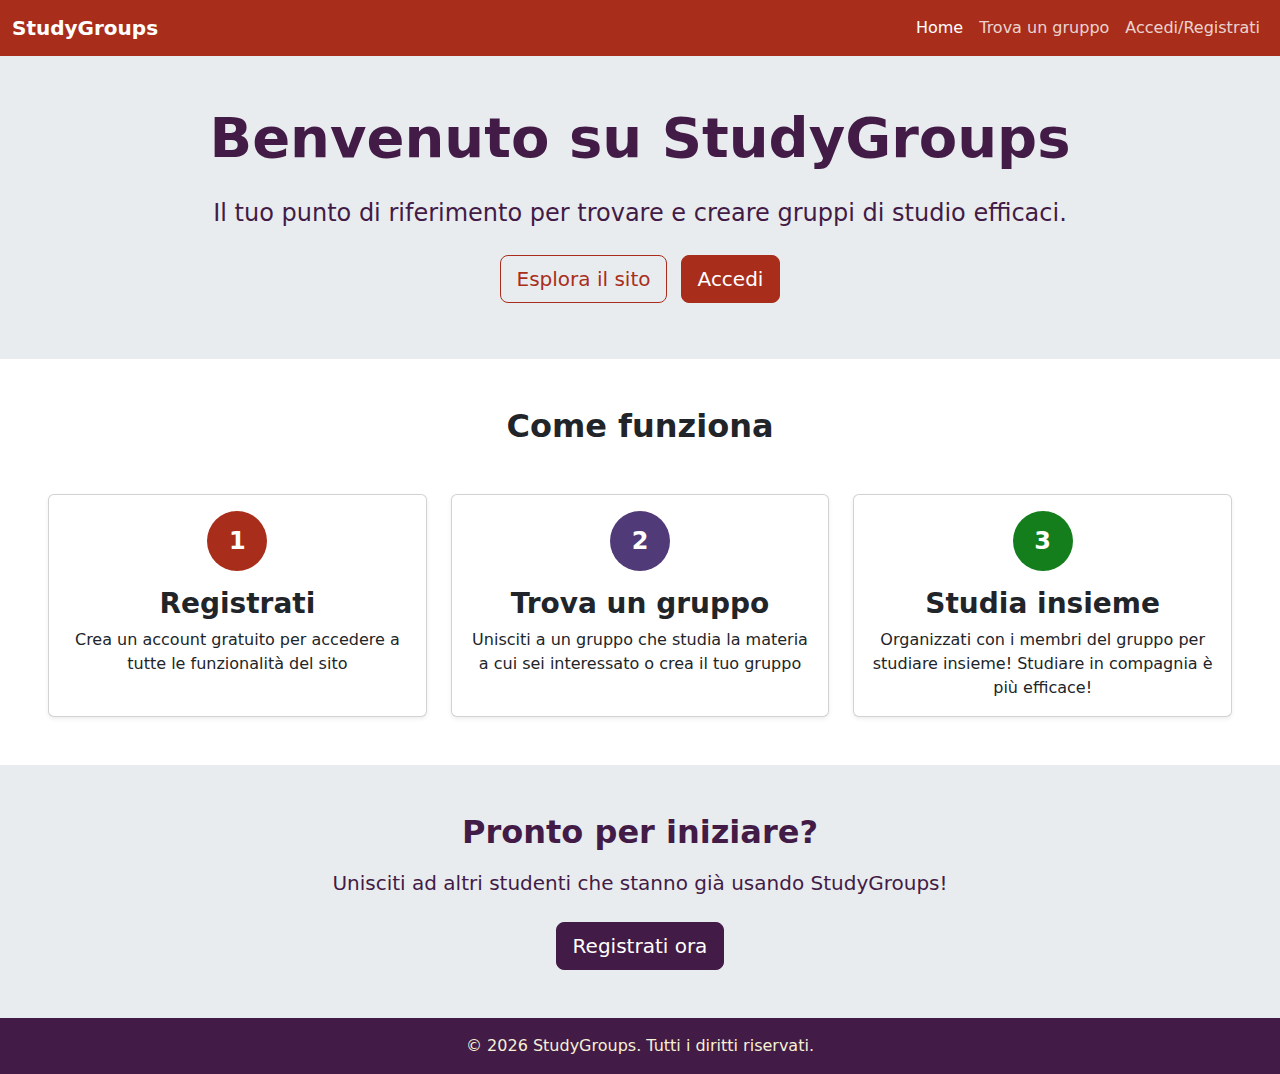
<file: public/index.html>
<!doctype html>
<html lang="it">

<head>
    <meta charset="utf-8">
    <meta name="viewport" content="width=device-width, initial-scale=1">
    <title>StudyGroups - Home</title>
    <meta name="description" content="Trova e crea gruppi di studio efficaci">
    
    <!-- Il tuo tema Bootstrap personalizzato -->
    <link href="../assets/css/custom.css" rel="stylesheet">
</head>

<body>
    <header>
        <nav class="navbar navbar-expand-lg bg-primary navbar-dark">
            <div class="container-fluid">
                <a class="navbar-brand fw-bold" href="#">StudyGroups</a>
                <button 
                    class="navbar-toggler" 
                    type="button" 
                    data-bs-toggle="collapse"
                    data-bs-target="#navbarToggler" 
                    aria-controls="navbarToggler" 
                    aria-expanded="false"
                    aria-label="Toggle navigation">
                    <span class="navbar-toggler-icon"></span>
                </button>

                <div class="collapse navbar-collapse" id="navbarToggler">
                    <ul class="navbar-nav ms-auto mb-2 mb-lg-0">
                        <li class="nav-item">
                            <a class="nav-link active" aria-current="page" href="#">Home</a>
                        </li>
                        <li class="nav-item">
                            <a class="nav-link" href="#">Trova un gruppo</a>
                        </li>
                        <li class="nav-item">
                            <a class="nav-link" href="#">Accedi/Registrati</a>
                        </li>
                    </ul>
                </div>
            </div>
        </nav>
    </header>

    <main>
        <!-- Hero principale -->
        <section class="container-fluid p-5 text-center bg-body-secondary text-dark">
            <h1 class="display-4 fw-bold mb-4">Benvenuto su StudyGroups</h1>
            <p class="lead fw-normal fs-4 mb-4">Il tuo punto di riferimento per trovare e creare gruppi di studio efficaci.</p>
            <nav aria-label="Azioni principali">
                <a class="btn btn-outline-primary btn-lg me-2 mb-2" href="#">Esplora il sito</a>
                <a class="btn btn-primary btn-lg mb-2" href="#">Accedi</a>
            </nav>
        </section>

        <!-- Come funziona -->
        <section class="container-fluid p-5">
            <h2 class="text-center fw-bold mb-5">Come funziona</h2>
            <div class="row g-4 justify-content-center">
                <article class="col-lg-4 col-md-6">
                    <div class="card h-100 text-center shadow-sm">
                        <div class="card-body">
                            <div class="bg-primary text-white rounded-circle d-inline-flex align-items-center justify-content-center mb-3" style="width: 60px; height: 60px;">
                                <span class="fs-4 fw-bold">1</span>
                            </div>
                            <h3 class="card-title fw-bold">Registrati</h3>
                            <p class="card-text">Crea un account gratuito per accedere a tutte le funzionalità del sito</p>
                        </div>
                    </div>
                </article>

                <article class="col-lg-4 col-md-6">
                    <div class="card h-100 text-center shadow-sm">
                        <div class="card-body">
                            <div class="bg-secondary text-white rounded-circle d-inline-flex align-items-center justify-content-center mb-3" style="width: 60px; height: 60px;">
                                <span class="fs-4 fw-bold">2</span>
                            </div>
                            <h3 class="card-title fw-bold">Trova un gruppo</h3>
                            <p class="card-text">Unisciti a un gruppo che studia la materia a cui sei interessato o crea il tuo gruppo</p>
                        </div>
                    </div>
                </article>

                <article class="col-lg-4 col-md-6">
                    <div class="card h-100 text-center shadow-sm">
                        <div class="card-body">
                            <div class="bg-success text-white rounded-circle d-inline-flex align-items-center justify-content-center mb-3" style="width: 60px; height: 60px;">
                                <span class="fs-4 fw-bold">3</span>
                            </div>
                            <h3 class="card-title fw-bold">Studia insieme</h3>
                            <p class="card-text">Organizzati con i membri del gruppo per studiare insieme! Studiare in compagnia è più efficace!</p>
                        </div>
                    </div>
                </article>
            </div>
        </section>

        <!-- Call to action -->
        <section class="container-fluid p-5 text-center bg-body-secondary text-dark">
            <h2 class="fw-bold mb-3">Pronto per iniziare?</h2>
            <p class="lead mb-4">Unisciti ad altri studenti che stanno già usando StudyGroups!</p>
            <a class="btn btn-dark btn-lg" href="#">Registrati ora</a>
        </section>
    </main>

    <footer class="bg-dark text-light text-center p-3">
        <p class="mb-0">&copy; 2026 StudyGroups. Tutti i diritti riservati.</p>
    </footer>
    
    <!-- JavaScript Bootstrap -->
    <script src="https://cdn.jsdelivr.net/npm/bootstrap@5.3.8/dist/js/bootstrap.bundle.min.js" integrity="sha384-FKyoEForCGlyvwx9Hj09JcYn3nv7wiPVlz7YYwJrWVcXK/BmnVDxM+D2scQbITxI" crossorigin="anonymous"></script>
</body>

</html>
</file>
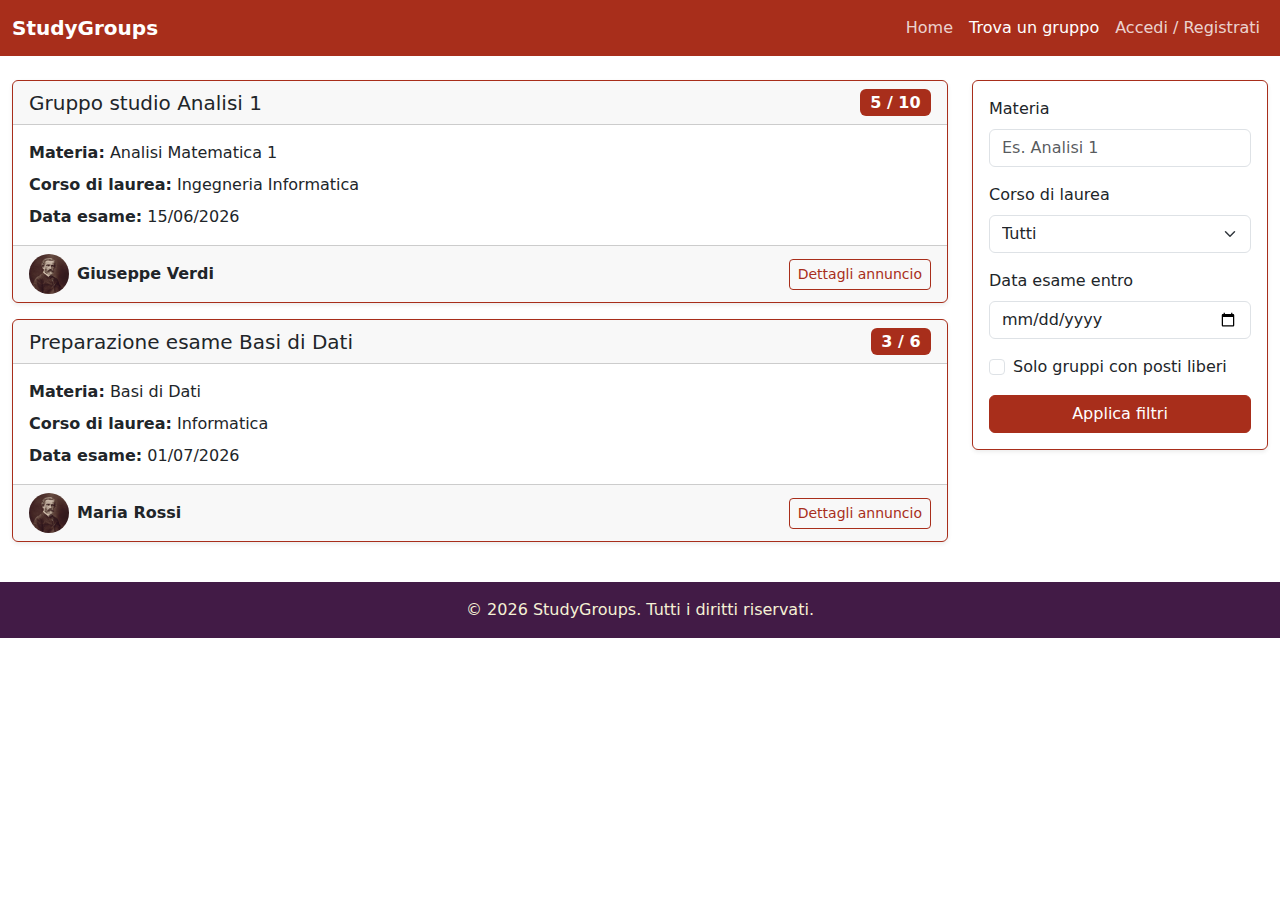
<file: public/annunci.html>
<!doctype html>
<html lang="it">

<head>
    <meta charset="utf-8">
    <meta name="viewport" content="width=device-width, initial-scale=1">
    <title>StudyGroups - Annunci</title>
    <meta name="description" content="Trova e crea gruppi di studio efficaci">

    <!-- Bootstrap CSS -->
    <link href="https://cdn.jsdelivr.net/npm/bootstrap@5.3.8/dist/css/bootstrap.min.css" rel="stylesheet">
    <link href="../assets/css/custom.css" rel="stylesheet">
</head>

<body>

    <!-- HEADER / NAVBAR -->
    <header>
        <nav class="navbar navbar-expand-lg bg-primary navbar-dark">
            <div class="container-fluid">
                <span class="navbar-brand fw-bold">StudyGroups</span>

                <button class="navbar-toggler" type="button" data-bs-toggle="collapse" data-bs-target="#navbarToggler">
                    <span class="navbar-toggler-icon"></span>
                </button>

                <div class="collapse navbar-collapse" id="navbarToggler">
                    <ul class="navbar-nav ms-auto">
                        <li class="nav-item"><a class="nav-link" href="#">Home</a></li>
                        <li class="nav-item"><a class="nav-link active" href="#">Trova un gruppo</a></li>
                        <li class="nav-item"><a class="nav-link" href="#">Accedi / Registrati</a></li>
                    </ul>
                </div>
            </div>
        </nav>
    </header>

    <!-- MAIN -->
    <main class="container-fluid my-4">

        <div class="row">

            <!-- Bottone solo mobile -->
            <div class="col-12 d-lg-none mb-3 text-end">
                <button class="btn btn-outline-primary" type="button" data-bs-toggle="collapse"
                    data-bs-target="#filtriCollapse">
                    Filtra annunci
                    <svg xmlns="http://www.w3.org/2000/svg" width="32" height="32" fill="currentColor"
                        class="bi bi-filter" viewBox="0 0 16 16">
                        <path d="M6 10.5a.5.5 0 0 1 .5-.5h3a.5.5 0 0 1 0 1h-3a.5.5 0 0 1-.5-.5m-2-3a.5.5 0 0 1 .5-.5h7a.5.5 0 0 1 0 1h-7a.5.5 0 0 1-.5-.5m-2-3a.5.5 0 0 1 .5-.5h11a.5.5 0 0 1 0 1h-11a.5.5 0 0 1-.5-.5" />
                    </svg>
                </button>
            </div>



            <!-- ANNUNCI -->
            <section class="col-lg-9">

                <!-- ANNUNCIO 1 -->
                <article class="card border-primary mb-3 shadow-sm">
                    <header class="card-header d-flex justify-content-between align-items-center">
                        <h2 class="card-title h5 mb-0">Gruppo studio Analisi 1</h2>
                        <span class="badge bg-primary fs-6">5 / 10</span>
                    </header>

                    <div class="card-body">
                        <ul class="list-unstyled mb-0">
                            <li class="mb-2"><strong>Materia:</strong> Analisi Matematica 1</li>
                            <li class="mb-2"><strong>Corso di laurea:</strong> Ingegneria Informatica</li>
                            <li><strong>Data esame:</strong> <time datetime="2026-06-15">15/06/2026</time></li>
                        </ul>
                    </div>

                    <footer class="card-footer d-flex justify-content-between align-items-center">
                        <div class="d-flex align-items-center gap-2">
                            <img src="../assets/img/GiuseppeVerdi.jpg" alt="Foto profilo" width="40" height="40"
                                class="rounded-circle object-fit-cover">
                            <span class="fw-semibold">Giuseppe Verdi</span>
                        </div>
                        <a href="#" class="btn btn-outline-primary btn-sm">Dettagli annuncio</a>
                    </footer>
                </article>

                <!-- ANNUNCIO 2 -->
                <article class="card border-primary mb-3 shadow-sm">
                    <header class="card-header d-flex justify-content-between align-items-center">
                        <h2 class="card-title h5 mb-0">Preparazione esame Basi di Dati</h2>
                        <span class="badge bg-primary fs-6">3 / 6</span>
                    </header>

                    <div class="card-body">
                        <ul class="list-unstyled mb-0">
                            <li class="mb-2"><strong>Materia:</strong> Basi di Dati</li>
                            <li class="mb-2"><strong>Corso di laurea:</strong> Informatica</li>
                            <li><strong>Data esame:</strong> <time datetime="2026-07-01">01/07/2026</time></li>
                        </ul>
                    </div>

                    <footer class="card-footer d-flex justify-content-between align-items-center">
                        <div class="d-flex align-items-center gap-2">
                            <img src="../assets/img/GiuseppeVerdi.jpg" alt="Foto profilo" width="40" height="40"
                                class="rounded-circle object-fit-cover">
                            <span class="fw-semibold">Maria Rossi</span>
                        </div>
                        <a href="#" class="btn btn-outline-primary btn-sm">Dettagli annuncio</a>
                    </footer>
                </article>

            </section>

            <!-- FILTRI / COLLAPSE RESPONSIVE -->
            <aside class="col-lg-3">

                <!-- Collapse unico -->
                <div id="filtriCollapse" class="collapse d-lg-block">
                    <div class="card border-primary shadow-sm">
                        <div class="card-header fw-bold d-lg-none">Filtri</div>
                        <div class="card-body">

                            <!-- UNICO FORM -->
                            <form>

                                <div class="mb-3">
                                    <label for="materia" class="form-label">Materia</label>
                                    <input type="text" id="materia" class="form-control" placeholder="Es. Analisi 1">
                                </div>

                                <div class="mb-3">
                                    <label for="corso" class="form-label">Corso di laurea</label>
                                    <select id="corso" class="form-select">
                                        <option selected>Tutti</option>
                                        <option>Informatica</option>
                                        <option>Ingegneria</option>
                                    </select>
                                </div>

                                <div class="mb-3">
                                    <label for="data" class="form-label">Data esame entro</label>
                                    <input type="date" id="data" class="form-control">
                                </div>

                                <div class="form-check mb-3">
                                    <input class="form-check-input" type="checkbox" id="posti">
                                    <label class="form-check-label" for="posti">
                                        Solo gruppi con posti liberi
                                    </label>
                                </div>

                                <button type="submit" class="btn btn-primary w-100">
                                    Applica filtri
                                </button>

                            </form>

                        </div>
                    </div>
                </div>
            </aside>
        </div>

    </main>

    <!-- FOOTER -->
    <footer class="bg-dark text-light text-center p-3">
        <p class="mb-0">&copy; 2026 StudyGroups. Tutti i diritti riservati.</p>
    </footer>

    <!-- Bootstrap JS -->
    <script src="https://cdn.jsdelivr.net/npm/bootstrap@5.3.8/dist/js/bootstrap.bundle.min.js"></script>

</body>

</html>
</file>
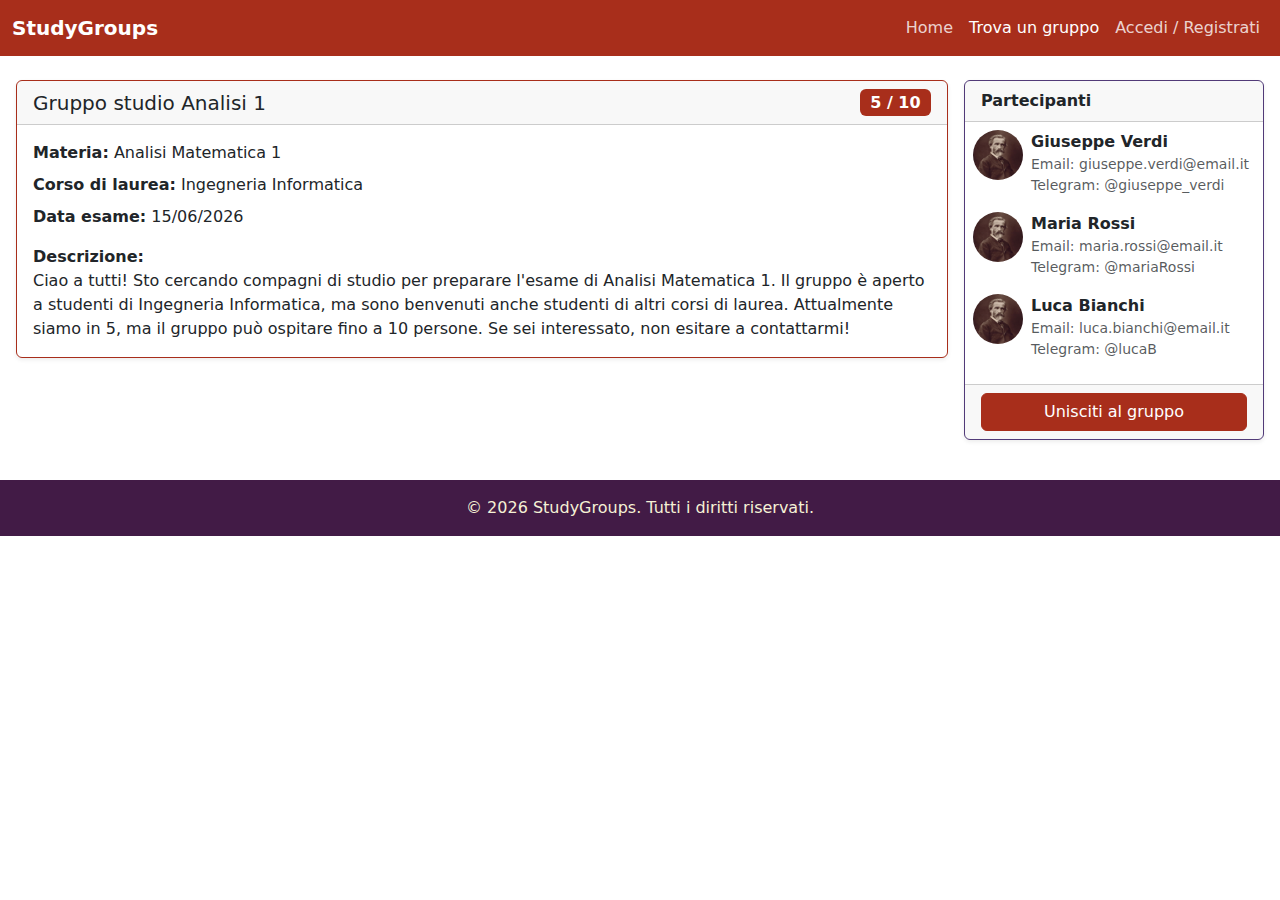
<file: public/dettagli-gruppo.html>
<!doctype html>
<html lang="it">

<head>
    <meta charset="utf-8">
    <meta name="viewport" content="width=device-width, initial-scale=1">
    <title>StudyGroups - Dettagli Gruppo</title>
    <meta name="description" content="Dettagli gruppo di studio">

    <!-- Bootstrap CSS -->
    <link href="https://cdn.jsdelivr.net/npm/bootstrap@5.3.8/dist/css/bootstrap.min.css" rel="stylesheet">
    <link href="../assets/css/custom.css" rel="stylesheet">
</head>

<body>

    <!-- HEADER / NAVBAR -->
    <header>
        <nav class="navbar navbar-expand-lg bg-primary navbar-dark">
            <div class="container-fluid">
                <span class="navbar-brand fw-bold">StudyGroups</span>

                <button class="navbar-toggler" type="button" data-bs-toggle="collapse" data-bs-target="#navbarToggler">
                    <span class="navbar-toggler-icon"></span>
                </button>

                <div class="collapse navbar-collapse" id="navbarToggler">
                    <ul class="navbar-nav ms-auto">
                        <li class="nav-item"><a class="nav-link" href="#">Home</a></li>
                        <li class="nav-item"><a class="nav-link active" href="#">Trova un gruppo</a></li>
                        <li class="nav-item"><a class="nav-link" href="#">Accedi / Registrati</a></li>
                    </ul>
                </div>
            </div>
        </nav>
    </header>

    <!-- MAIN -->
    <main class="container-fluid my-4">

        <div class="row px-2">

            <!-- DETTAGLI GRUPPO -->
            <div class="col-lg-9 col-12 px-2">
                <article class="card border-primary mb-3 shadow-sm">
                    <header class="card-header d-flex justify-content-between align-items-center">
                        <h2 class="card-title h5 mb-0">Gruppo studio Analisi 1</h2>
                        <span class="badge bg-primary fs-6">5 / 10</span>
                    </header>

                    <div class="card-body">
                        <ul class="list-unstyled mb-3">
                            <li class="mb-2"><strong>Materia:</strong> Analisi Matematica 1</li>
                            <li class="mb-2"><strong>Corso di laurea:</strong> Ingegneria Informatica</li>
                            <li><strong>Data esame:</strong> <time datetime="2026-06-15">15/06/2026</time></li>
                        </ul>

                        <strong>Descrizione:</strong>
                        <p class="card-text">Ciao a tutti! Sto cercando compagni di studio per preparare l'esame di
                            Analisi Matematica 1. Il gruppo è aperto a studenti di Ingegneria Informatica, ma sono
                            benvenuti anche
                            studenti di altri corsi di laurea. Attualmente siamo in 5, ma il gruppo può ospitare fino a
                            10 persone. Se sei interessato, non esitare a contattarmi!</p>
                    </div>

                </article>
            </div>

            <!-- PARTECIPANTI / ASIDE -->
            <aside class="col-lg-3 col-12 px-2">
                <div class="card border-secondary mb-3 shadow-sm">
                    <div class="card-header fw-bold">
                        Partecipanti
                    </div>
                    <div class="card-body p-2">

                        <!-- Partecipante 1 -->
                        <div class="d-flex align-items-start mb-3">
                            <img src="../assets/img/GiuseppeVerdi.jpg" alt="Giuseppe Verdi" width="50" height="50"
                                class="rounded-circle object-fit-cover me-2">
                            <div>
                                <div class="fw-semibold">Giuseppe Verdi</div>
                                <div class="small text-muted">Email: giuseppe.verdi@email.it</div>
                                <div class="small text-muted">Telegram: @giuseppe_verdi</div>
                            </div>
                        </div>

                        <!-- Partecipante 2 -->
                        <div class="d-flex align-items-start mb-3">
                            <img src="../assets/img/GiuseppeVerdi.jpg" alt="" width="50" height="50"
                                class="rounded-circle object-fit-cover me-2">
                            <div>
                                <div class="fw-semibold">Maria Rossi</div>
                                <div class="small text-muted">Email: maria.rossi@email.it</div>
                                <div class="small text-muted">Telegram: @mariaRossi</div>
                            </div>
                        </div>

                        <!-- Partecipante 3 -->
                        <div class="d-flex align-items-start mb-3">
                            <img src="../assets/img/GiuseppeVerdi.jpg" alt="" width="50" height="50"
                                class="rounded-circle object-fit-cover me-2">
                            <div>
                                <div class="fw-semibold">Luca Bianchi</div>
                                <div class="small text-muted">Email: luca.bianchi@email.it</div>
                                <div class="small text-muted">Telegram: @lucaB</div>
                            </div>
                        </div>
                    </div>

                    <!-- FOOTER CON IL PULSANTE -->
                    <div class="card-footer text-center">
                        <a href="#" class="btn btn-primary w-100">Unisciti al gruppo</a>
                    </div>
                </div>
            </aside>
        </div>

    </main>

    <!-- FOOTER -->
    <footer class="bg-dark text-light text-center p-3 mt-auto">
        <p class="mb-0">&copy; 2026 StudyGroups. Tutti i diritti riservati.</p>
    </footer>

    <!-- Bootstrap JS -->
    <script src="https://cdn.jsdelivr.net/npm/bootstrap@5.3.8/dist/js/bootstrap.bundle.min.js"></script>

</body>

</html>
</file>
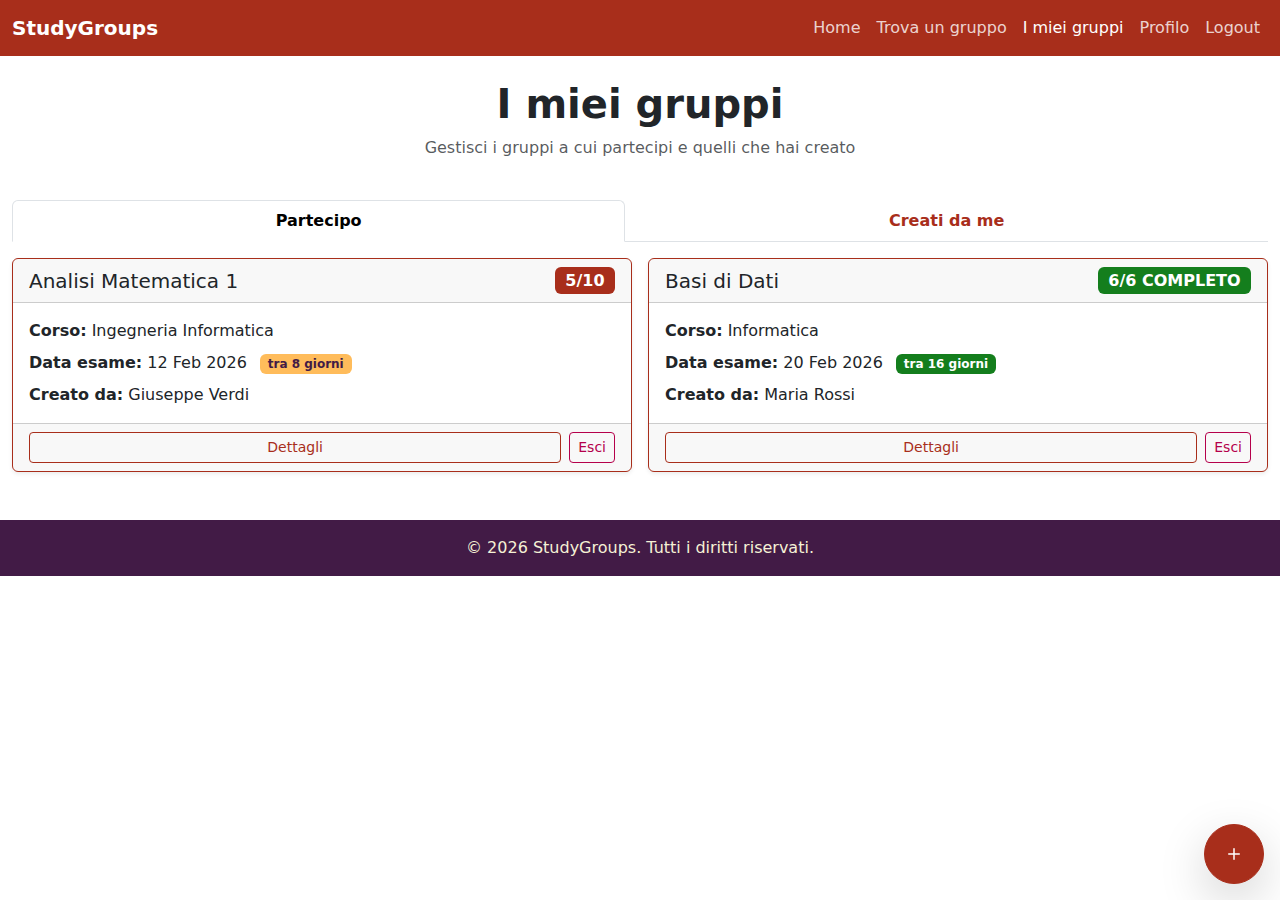
<file: public/gruppi-utente.html>
<!doctype html>
<html lang="it">

<head>
    <meta charset="utf-8">
    <meta name="viewport" content="width=device-width, initial-scale=1">
    <title>StudyGroups - I miei gruppi</title>
    <meta name="description" content="Gestisci i tuoi gruppi di studio">

    <!-- Bootstrap CSS -->
    <link href="https://cdn.jsdelivr.net/npm/bootstrap@5.3.8/dist/css/bootstrap.min.css" rel="stylesheet">
    <link href="../assets/css/custom.css" rel="stylesheet">
</head>

<body>

    <!-- HEADER -->
    <header>
        <nav class="navbar navbar-expand-lg bg-primary navbar-dark">
            <div class="container-fluid">
                <a class="navbar-brand fw-bold" href="index.php">StudyGroups</a>
                
                <button class="navbar-toggler" type="button" data-bs-toggle="collapse" data-bs-target="#navbarToggler">
                    <span class="navbar-toggler-icon"></span>
                </button>

                <div class="collapse navbar-collapse" id="navbarToggler">
                    <ul class="navbar-nav ms-auto">
                        <li class="nav-item">
                            <a class="nav-link" href="index.php">Home</a>
                        </li>
                        <li class="nav-item">
                            <a class="nav-link" href="gruppi.php">Trova un gruppo</a>
                        </li>
                        <li class="nav-item">
                            <a class="nav-link active" href="miei-gruppi.php">I miei gruppi</a>
                        </li>
                        <li class="nav-item">
                            <a class="nav-link" href="profilo.php">Profilo</a>
                        </li>
                        <li class="nav-item">
                            <a class="nav-link" href="logout.php">Logout</a>
                        </li>
                    </ul>
                </div>
            </div>
        </nav>
    </header>

    <!-- MAIN -->
    <main class="container-fluid my-4">
        
        <!-- Titolo pagina -->
        <div class="row mb-4">
            <div class="col-12">
                <h1 class="fw-bold text-center">I miei gruppi</h1>
                <p class="text-center text-muted">Gestisci i gruppi a cui partecipi e quelli che hai creato</p>
            </div>
        </div>

        <!-- TAB NAVIGATION -->
        <div class="row mb-3">
            <div class="col-12">
                <ul class="nav nav-tabs nav-fill" id="mieiGruppiTab" role="tablist">
                    <li class="nav-item" role="presentation">
                        <button 
                            class="nav-link active fw-semibold" 
                            id="partecipo-tab" 
                            data-bs-toggle="tab" 
                            data-bs-target="#partecipo" 
                            type="button" 
                            role="tab" 
                            aria-controls="partecipo" 
                            aria-selected="true">
                            Partecipo
                        </button>
                    </li>
                    <li class="nav-item" role="presentation">
                        <button 
                            class="nav-link fw-semibold" 
                            id="creati-tab" 
                            data-bs-toggle="tab" 
                            data-bs-target="#creati" 
                            type="button" 
                            role="tab" 
                            aria-controls="creati" 
                            aria-selected="false">
                            Creati da me
                        </button>
                    </li>
                </ul>
            </div>
        </div>

        <!-- TAB CONTENT -->
        <div class="tab-content" id="mieiGruppiTabContent">
            
            <!-- TAB 1: PARTECIPO -->
            <div class="tab-pane fade show active" id="partecipo" role="tabpanel" aria-labelledby="partecipo-tab">
                
                <!-- Se NON ci sono gruppi (mostra messaggio vuoto) -->
                <!-- 
                <div class="row">
                    <div class="col-12 text-center py-5">
                        <p class="text-muted">
                            <em>Non partecipi ancora a nessun gruppo. 
                            <a href="gruppi.php" class="text-decoration-none">Trova un gruppo</a> a cui unirti!</em>
                        </p>
                    </div>
                </div>
                -->

                <!-- Se CI SONO gruppi -->
                <div class="row g-3">
                    
                    <!-- Card Gruppo 1 -->
                    <div class="col-lg-6 col-12">
                        <article class="card border-primary shadow-sm h-100">
                            <div class="card-header d-flex justify-content-between align-items-center">
                                <h2 class="card-title h5 mb-0">Analisi Matematica 1</h2>
                                <span class="badge bg-primary fs-6">5/10</span>
                            </div>
                            
                            <div class="card-body">
                                <ul class="list-unstyled mb-0">
                                    <li class="mb-2">
                                        <strong>Corso:</strong> Ingegneria Informatica
                                    </li>
                                    <li class="mb-2">
                                        <strong>Data esame:</strong> 
                                        <time datetime="2026-02-12">12 Feb 2026</time>
                                        <span class="badge bg-warning text-dark ms-2">tra 8 giorni</span>
                                    </li>
                                    <li>
                                        <strong>Creato da:</strong> Giuseppe Verdi
                                    </li>
                                </ul>
                            </div>
                            
                            <div class="card-footer d-flex gap-2">
                                <a href="dettaglio-gruppo.php?id=1" class="btn btn-outline-primary btn-sm flex-grow-1">
                                    Dettagli
                                </a>
                                <button type="button" class="btn btn-outline-danger btn-sm" data-bs-toggle="modal" data-bs-target="#exitModal1">
                                    Esci
                                </button>
                            </div>
                        </article>
                    </div>

                    <!-- Card Gruppo 2 -->
                    <div class="col-lg-6 col-12">
                        <article class="card border-primary shadow-sm h-100">
                            <div class="card-header d-flex justify-content-between align-items-center">
                                <h2 class="card-title h5 mb-0">Basi di Dati</h2>
                                <span class="badge bg-success fs-6">6/6 COMPLETO</span>
                            </div>
                            
                            <div class="card-body">
                                <ul class="list-unstyled mb-0">
                                    <li class="mb-2">
                                        <strong>Corso:</strong> Informatica
                                    </li>
                                    <li class="mb-2">
                                        <strong>Data esame:</strong> 
                                        <time datetime="2026-02-20">20 Feb 2026</time>
                                        <span class="badge bg-success ms-2">tra 16 giorni</span>
                                    </li>
                                    <li>
                                        <strong>Creato da:</strong> Maria Rossi
                                    </li>
                                </ul>
                            </div>
                            
                            <div class="card-footer d-flex gap-2">
                                <a href="dettaglio-gruppo.php?id=2" class="btn btn-outline-primary btn-sm flex-grow-1">
                                    Dettagli
                                </a>
                                <button type="button" class="btn btn-outline-danger btn-sm" data-bs-toggle="modal" data-bs-target="#exitModal2">
                                    Esci
                                </button>
                            </div>
                        </article>
                    </div>

                </div>
            </div>

            <!-- TAB 2: CREATI DA ME -->
            <div class="tab-pane fade" id="creati" role="tabpanel" aria-labelledby="creati-tab">
                
                <!-- Se NON ci sono gruppi creati -->
                <!-- 
                <div class="row">
                    <div class="col-12 text-center py-5">
                        <p class="text-muted mb-4">
                            <em>Non hai ancora creato nessun gruppo.</em>
                        </p>
                        <a href="crea-gruppo.php" class="btn btn-primary">
                            <svg xmlns="http://www.w3.org/2000/svg" width="16" height="16" fill="currentColor" class="bi bi-plus-circle me-1" viewBox="0 0 16 16">
                                <path d="M8 15A7 7 0 1 1 8 1a7 7 0 0 1 0 14m0 1A8 8 0 1 0 8 0a8 8 0 0 0 0 16"/>
                                <path d="M8 4a.5.5 0 0 1 .5.5v3h3a.5.5 0 0 1 0 1h-3v3a.5.5 0 0 1-1 0v-3h-3a.5.5 0 0 1 0-1h3v-3A.5.5 0 0 1 8 4"/>
                            </svg>
                            Crea il tuo primo gruppo
                        </a>
                    </div>
                </div>
                -->

                <!-- Se CI SONO gruppi creati -->
                <div class="row g-3">
                    
                    <!-- Card Gruppo Creato 1 -->
                    <div class="col-lg-6 col-12">
                        <article class="card border-success shadow-sm h-100">
                            <div class="card-header bg-success bg-opacity-10 d-flex justify-content-between align-items-center">
                                <h2 class="card-title h5 mb-0">Tecnologie Web</h2>
                                <span class="badge bg-success fs-6">2/5</span>
                            </div>
                            
                            <div class="card-body">
                                <ul class="list-unstyled mb-0">
                                    <li class="mb-2">
                                        <strong>Corso:</strong> Ingegneria Informatica
                                    </li>
                                    <li class="mb-2">
                                        <strong>Data esame:</strong> 
                                        <time datetime="2026-02-10">10 Feb 2026</time>
                                        <span class="badge bg-danger ms-2">tra 6 giorni</span>
                                    </li>
                                    <li>
                                        <strong>Sei il creatore</strong> 👑
                                    </li>
                                </ul>
                            </div>
                            
                            <div class="card-footer d-flex gap-2 flex-wrap">
                                <a href="dettaglio-gruppo.php?id=3" class="btn btn-outline-primary btn-sm">
                                    Dettagli
                                </a>
                                <a href="modifica-gruppo.php?id=3" class="btn btn-outline-secondary btn-sm">
                                    Modifica
                                </a>
                                <button type="button" class="btn btn-outline-danger btn-sm" data-bs-toggle="modal" data-bs-target="#deleteModal1">
                                    Elimina
                                </button>
                            </div>
                        </article>
                    </div>

                    <!-- Card Gruppo Creato 2 -->
                    <div class="col-lg-6 col-12">
                        <article class="card border-success shadow-sm h-100">
                            <div class="card-header bg-success bg-opacity-10 d-flex justify-content-between align-items-center">
                                <h2 class="card-title h5 mb-0">Sistemi Operativi</h2>
                                <span class="badge bg-success fs-6">4/8</span>
                            </div>
                            
                            <div class="card-body">
                                <ul class="list-unstyled mb-0">
                                    <li class="mb-2">
                                        <strong>Corso:</strong> Informatica
                                    </li>
                                    <li class="mb-2">
                                        <strong>Data esame:</strong> 
                                        <time datetime="2026-03-05">05 Mar 2026</time>
                                        <span class="badge bg-info ms-2">tra 30 giorni</span>
                                    </li>
                                    <li>
                                        <strong>Sei il creatore</strong> 👑
                                    </li>
                                </ul>
                            </div>
                            
                            <div class="card-footer d-flex gap-2 flex-wrap">
                                <a href="dettaglio-gruppo.php?id=4" class="btn btn-outline-primary btn-sm">
                                    Dettagli
                                </a>
                                <a href="modifica-gruppo.php?id=4" class="btn btn-outline-secondary btn-sm">
                                    Modifica
                                </a>
                                <button type="button" class="btn btn-outline-danger btn-sm" data-bs-toggle="modal" data-bs-target="#deleteModal2">
                                    Elimina
                                </button>
                            </div>
                        </article>
                    </div>

                </div>
            </div>

        </div>

        <!-- FLOATING ACTION BUTTON (Crea gruppo) -->
        <div class="position-fixed bottom-0 end-0 p-3" style="z-index: 11">
            <a href="crea-gruppo.php" class="btn btn-primary btn-lg rounded-circle shadow-lg" 
               style="width: 60px; height: 60px; display: flex; align-items: center; justify-content: center;"
               title="Crea nuovo gruppo">
                <svg xmlns="http://www.w3.org/2000/svg" width="24" height="24" fill="currentColor" viewBox="0 0 16 16">
                    <path d="M8 4a.5.5 0 0 1 .5.5v3h3a.5.5 0 0 1 0 1h-3v3a.5.5 0 0 1-1 0v-3h-3a.5.5 0 0 1 0-1h3v-3A.5.5 0 0 1 8 4"/>
                </svg>
            </a>
        </div>

    </main>

    <!-- FOOTER -->
    <footer class="bg-dark text-light text-center p-3 mt-5">
        <p class="mb-0">&copy; 2026 StudyGroups. Tutti i diritti riservati.</p>
    </footer>

    <!-- MODAL: Conferma uscita da gruppo (esempio per gruppo 1) -->
    <div class="modal fade" id="exitModal1" tabindex="-1" aria-labelledby="exitModal1Label" aria-hidden="true">
        <div class="modal-dialog modal-dialog-centered">
            <div class="modal-content">
                <div class="modal-header">
                    <h5 class="modal-title" id="exitModal1Label">Conferma uscita</h5>
                    <button type="button" class="btn-close" data-bs-dismiss="modal" aria-label="Chiudi"></button>
                </div>
                <div class="modal-body">
                    Sei sicuro di voler uscire dal gruppo <strong>Analisi Matematica 1</strong>?
                    <br><br>
                    Non potrai più vedere i contatti degli altri membri.
                </div>
                <div class="modal-footer">
                    <button type="button" class="btn btn-secondary" data-bs-dismiss="modal">Annulla</button>
                    <form action="exit-gruppo.php" method="POST" style="display: inline;">
                        <input type="hidden" name="gruppo_id" value="1">
                        <button type="submit" class="btn btn-danger">Esci dal gruppo</button>
                    </form>
                </div>
            </div>
        </div>
    </div>

    <!-- MODAL: Conferma eliminazione gruppo (esempio per gruppo creato 1) -->
    <div class="modal fade" id="deleteModal1" tabindex="-1" aria-labelledby="deleteModal1Label" aria-hidden="true">
        <div class="modal-dialog modal-dialog-centered">
            <div class="modal-content">
                <div class="modal-header bg-danger text-white">
                    <h5 class="modal-title" id="deleteModal1Label">⚠️ Conferma eliminazione</h5>
                    <button type="button" class="btn-close btn-close-white" data-bs-dismiss="modal" aria-label="Chiudi"></button>
                </div>
                <div class="modal-body">
                    Sei sicuro di voler <strong>eliminare</strong> il gruppo <strong>Tecnologie Web</strong>?
                    <br><br>
                    <span class="text-danger fw-bold">Questa azione è irreversibile!</span>
                    <br>
                    Tutti i membri perderanno l'accesso al gruppo.
                </div>
                <div class="modal-footer">
                    <button type="button" class="btn btn-secondary" data-bs-dismiss="modal">Annulla</button>
                    <form action="delete-gruppo.php" method="POST" style="display: inline;">
                        <input type="hidden" name="gruppo_id" value="3">
                        <button type="submit" class="btn btn-danger">Elimina definitivamente</button>
                    </form>
                </div>
            </div>
        </div>
    </div>

    <!-- Aggiungi altri modal per exit/delete se necessario -->

    <!-- Bootstrap JS -->
    <script src="https://cdn.jsdelivr.net/npm/bootstrap@5.3.8/dist/js/bootstrap.bundle.min.js"></script>

</body>

</html>
</file>
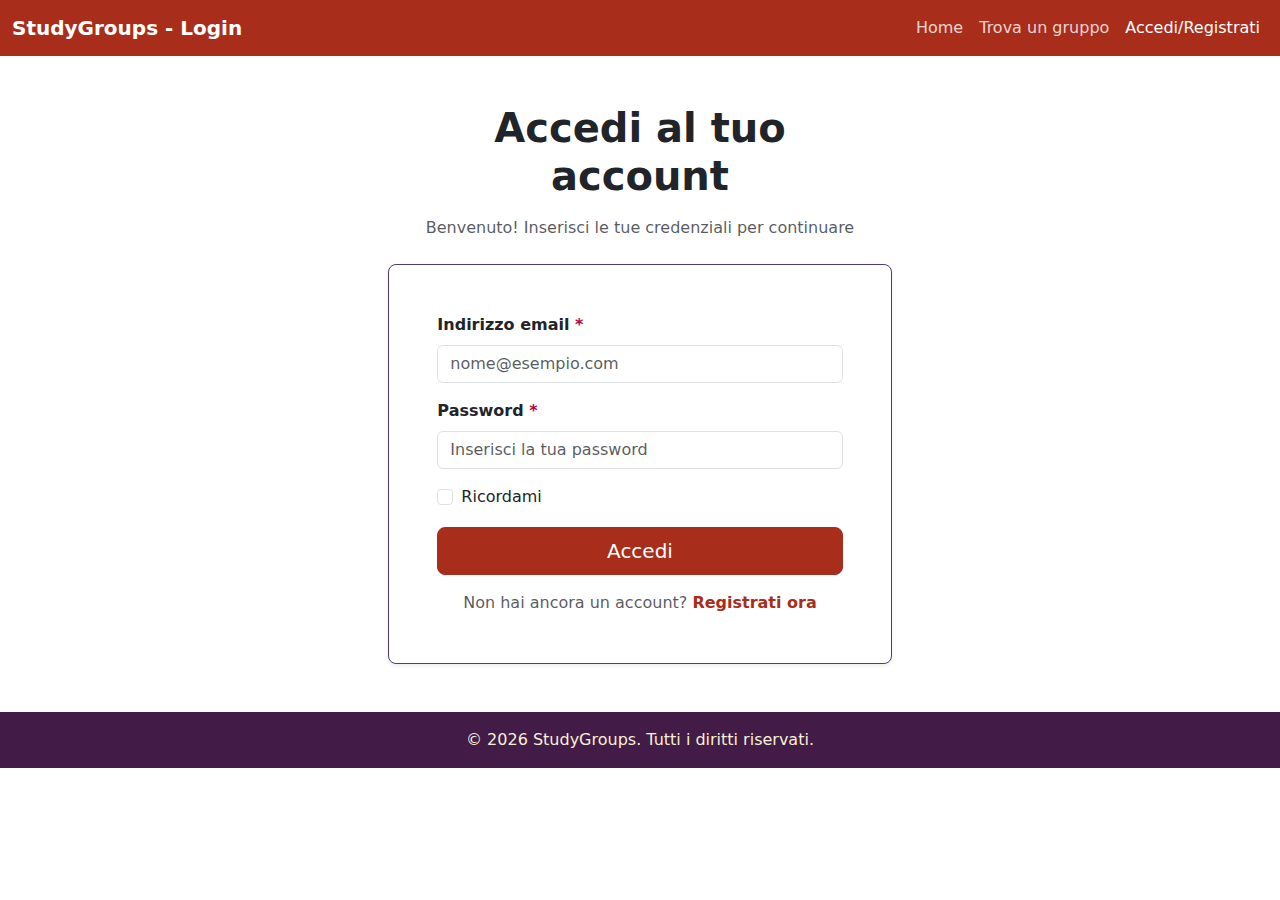
<file: public/login.html>
<!doctype html>
<html lang="it">

<head>
    <meta charset="utf-8">
    <meta name="viewport" content="width=device-width, initial-scale=1">
    <title>StudyGroups - Login</title>
    <meta name="description" content="Trova e crea gruppi di studio efficaci">

    <!-- Il tuo tema Bootstrap personalizzato -->
    <link href="../assets/css/custom.css" rel="stylesheet">
</head>

<body>
    <header>
        <nav class="navbar navbar-expand-lg bg-primary navbar-dark">
            <div class="container-fluid">
                <a class="navbar-brand fw-bold" href="#">StudyGroups - Login</a>
                <button class="navbar-toggler" type="button" data-bs-toggle="collapse" data-bs-target="#navbarToggler"
                    aria-controls="navbarToggler" aria-expanded="false" aria-label="Toggle navigation">
                    <span class="navbar-toggler-icon"></span>
                </button>

                <div class="collapse navbar-collapse" id="navbarToggler">
                    <ul class="navbar-nav ms-auto mb-2 mb-lg-0">
                        <li class="nav-item">
                            <a class="nav-link" aria-current="page" href="#">Home</a>
                        </li>
                        <li class="nav-item">
                            <a class="nav-link" href="#">Trova un gruppo</a>
                        </li>
                        <li class="nav-item">
                            <a class="nav-link active" href="#">Accedi/Registrati</a>
                        </li>
                    </ul>
                </div>
            </div>
        </nav>
    </header>

<main class="container-fluid p-5">
    <div class="row justify-content-center">
        <div class="col-lg-5 col-sm-12">
            <h1 class="fw-bold text-center mb-3">
                Accedi al tuo account
            </h1>
            <p class="text-center text-muted mb-4">
                Benvenuto! Inserisci le tue credenziali per continuare
            </p>
        </div>
    </div>

    <div class="row justify-content-center">
        <form class="col-lg-5 col-sm-12 p-4 p-md-5 border rounded-3 border-secondary shadow-sm bg-white">
            
            <!-- Email -->
            <div class="mb-3">
                <label for="inputEmail" class="form-label fw-semibold">
                    Indirizzo email <span class="text-danger">*</span>
                </label>
                <input 
                    type="email" 
                    class="form-control" 
                    id="inputEmail" 
                    placeholder="nome@esempio.com"
                    required
                    autocomplete="email"
                />
            </div>

            <!-- Password -->
            <div class="mb-3">
                <label for="inputPassword" class="form-label fw-semibold">
                    Password <span class="text-danger">*</span>
                </label>
                <input 
                    type="password" 
                    class="form-control" 
                    id="inputPassword" 
                    placeholder="Inserisci la tua password"
                    required
                    autocomplete="current-password"
                />
            </div>

            <!-- Ricordami + Password dimenticata (opzionale) -->
            <div class="mb-3 d-flex justify-content-between align-items-center">
                <div class="form-check">
                    <input class="form-check-input" type="checkbox" id="rememberMe">
                    <label class="form-check-label" for="rememberMe">
                        Ricordami
                    </label>
                </div>
                <!-- <a href="#" class="text-decoration-none small">Password dimenticata?</a> -->
            </div>

            <!-- Bottone Submit -->
            <div class="d-grid mb-3">
                <button type="submit" class="btn btn-primary btn-lg">
                    Accedi
                </button>
            </div>

            <!-- Link registrazione -->
            <div class="text-center">
                <p class="mb-0 text-muted">
                    Non hai ancora un account? 
                    <a href="register.php" class="text-decoration-none fw-semibold">
                        Registrati ora
                    </a>
                </p>
            </div>

        </form>
    </div>
</main>

    <footer class="bg-dark text-light text-center p-3">
        <p class="mb-0">&copy; 2026 StudyGroups. Tutti i diritti riservati.</p>
    </footer>

    <!-- JavaScript Bootstrap -->
    <script src="https://cdn.jsdelivr.net/npm/bootstrap@5.3.8/dist/js/bootstrap.bundle.min.js"
        integrity="sha384-FKyoEForCGlyvwx9Hj09JcYn3nv7wiPVlz7YYwJrWVcXK/BmnVDxM+D2scQbITxI"
        crossorigin="anonymous"></script>
</body>

</html>
</file>
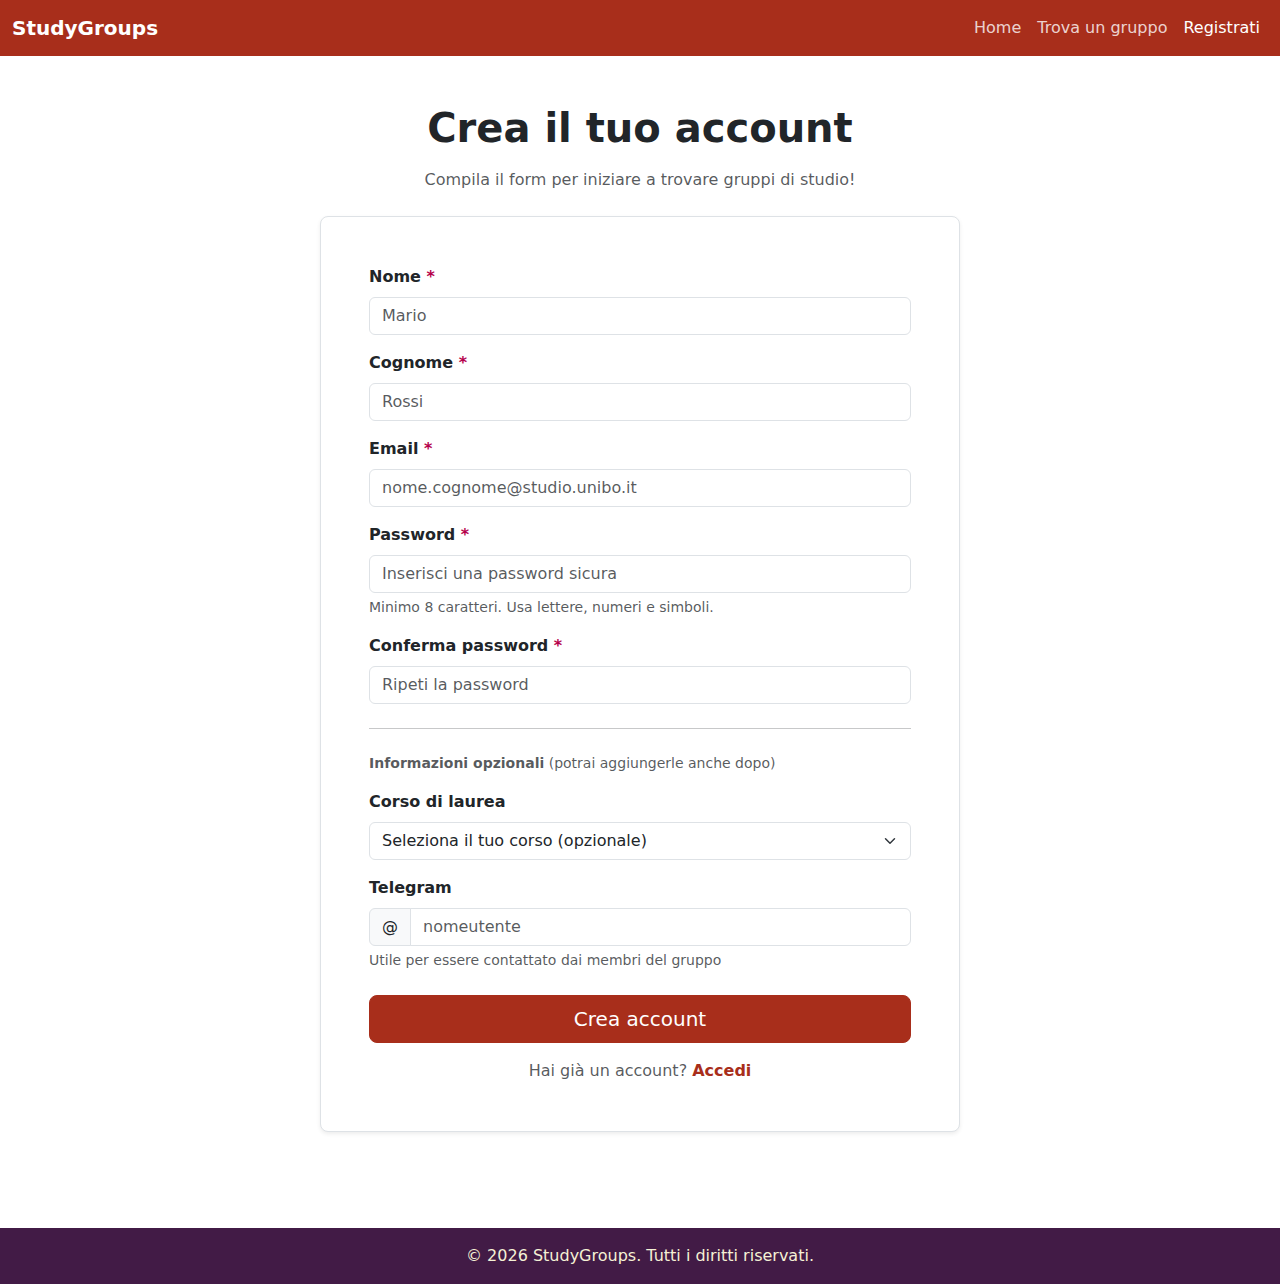
<file: public/register.html>
<!doctype html>
<html lang="it">

<head>
    <meta charset="utf-8">
    <meta name="viewport" content="width=device-width, initial-scale=1">
    <title>StudyGroups - Registrazione</title>
    <meta name="description" content="Crea il tuo account StudyGroups">

    <!-- Bootstrap CSS -->
    <link href="https://cdn.jsdelivr.net/npm/bootstrap@5.3.8/dist/css/bootstrap.min.css" rel="stylesheet">
    <link href="../assets/css/custom.css" rel="stylesheet">
</head>

<body>
    <!-- HEADER -->
    <header>
        <nav class="navbar navbar-expand-lg bg-primary navbar-dark">
            <div class="container-fluid">
                <a class="navbar-brand fw-bold" href="index.php">StudyGroups</a>
                <button class="navbar-toggler" type="button" data-bs-toggle="collapse" data-bs-target="#navbarToggler">
                    <span class="navbar-toggler-icon"></span>
                </button>

                <div class="collapse navbar-collapse" id="navbarToggler">
                    <ul class="navbar-nav ms-auto mb-2 mb-lg-0">
                        <li class="nav-item">
                            <a class="nav-link" href="index.php">Home</a>
                        </li>
                        <li class="nav-item">
                            <a class="nav-link" href="gruppi.php">Trova un gruppo</a>
                        </li>
                        <li class="nav-item">
                            <a class="nav-link active" href="register.php">Registrati</a>
                        </li>
                    </ul>
                </div>
            </div>
        </nav>
    </header>

    <!-- MAIN -->
    <main class="container-fluid py-5">
        <div class="row justify-content-center">
            <div class="col-lg-6 col-md-8 col-sm-12">
                <h1 class="fw-bold text-center mb-3">
                    Crea il tuo account
                </h1>
                <p class="text-center text-muted mb-4">
                    Compila il form per iniziare a trovare gruppi di studio!
                </p>
            </div>
        </div>

        <div class="row justify-content-center">
            <form class="col-lg-6 col-md-8 col-sm-12 p-4 p-md-5 border rounded-3 shadow-sm bg-white" 
                  action="register_process.php" 
                  method="POST">
                
                <!-- Nome -->
                <div class="mb-3">
                    <label for="nome" class="form-label fw-semibold">
                        Nome <span class="text-danger">*</span>
                    </label>
                    <input 
                        type="text" 
                        class="form-control" 
                        id="nome" 
                        name="nome"
                        placeholder="Mario"
                        required
                        autocomplete="given-name"
                    />
                </div>

                <!-- Cognome -->
                <div class="mb-3">
                    <label for="cognome" class="form-label fw-semibold">
                        Cognome <span class="text-danger">*</span>
                    </label>
                    <input 
                        type="text" 
                        class="form-control" 
                        id="cognome" 
                        name="cognome"
                        placeholder="Rossi"
                        required
                        autocomplete="family-name"
                    />
                </div>

                <!-- Email -->
                <div class="mb-3">
                    <label for="email" class="form-label fw-semibold">
                        Email <span class="text-danger">*</span>
                    </label>
                    <input 
                        type="email" 
                        class="form-control" 
                        id="email" 
                        name="email"
                        placeholder="nome.cognome@studio.unibo.it"
                        required
                        autocomplete="email"
                    />
                </div>

                <!-- Password -->
                <div class="mb-3">
                    <label for="password" class="form-label fw-semibold">
                        Password <span class="text-danger">*</span>
                    </label>
                    <input 
                        type="password" 
                        class="form-control" 
                        id="password" 
                        name="password"
                        placeholder="Inserisci una password sicura"
                        minlength="8"
                        required
                        autocomplete="new-password"
                        aria-describedby="passwordHelp"
                    />
                    <div id="passwordHelp" class="form-text">
                        Minimo 8 caratteri. Usa lettere, numeri e simboli.
                    </div>
                </div>

                <!-- Conferma Password -->
                <div class="mb-3">
                    <label for="confermaPassword" class="form-label fw-semibold">
                        Conferma password <span class="text-danger">*</span>
                    </label>
                    <input 
                        type="password" 
                        class="form-control" 
                        id="confermaPassword" 
                        name="conferma_password"
                        placeholder="Ripeti la password"
                        minlength="8"
                        required
                        autocomplete="new-password"
                    />
                </div>

                <!-- Divider -->
                <hr class="my-4">

                <p class="text-muted small mb-3">
                    <strong>Informazioni opzionali</strong> (potrai aggiungerle anche dopo)
                </p>

                <!-- Corso di Laurea (opzionale) -->
                <div class="mb-3">
                    <label for="corso" class="form-label fw-semibold">
                        Corso di laurea
                    </label>
                    <select class="form-select" id="corso" name="corso_laurea_id">
                        <option value="" selected>Seleziona il tuo corso (opzionale)</option>
                        <option value="1">Informatica (L31)</option>
                        <option value="2">Ingegneria Informatica (L8)</option>
                        <option value="3">Ingegneria Elettronica (L8)</option>
                        <option value="4">Informatica (LM18)</option>
                        <!-- Aggiungi altri corsi dal DB -->
                    </select>
                </div>

                <!-- Telegram (opzionale) -->
                <div class="mb-4">
                    <label for="telegram" class="form-label fw-semibold">
                        Telegram
                    </label>
                    <div class="input-group">
                        <span class="input-group-text">@</span>
                        <input 
                            type="text" 
                            class="form-control" 
                            id="telegram" 
                            name="telegram"
                            placeholder="nomeutente"
                            pattern="[a-zA-Z0-9_]{5,32}"
                            required="false"
                        />
                    </div>
                    <div class="form-text">
                        Utile per essere contattato dai membri del gruppo
                    </div>
                </div>

                <!-- Bottone Submit -->
                <div class="d-grid mb-3">
                    <button type="submit" class="btn btn-primary btn-lg">
                        Crea account
                    </button>
                </div>

                <!-- Link login -->
                <div class="text-center">
                    <p class="mb-0 text-muted">
                        Hai già un account? 
                        <a href="login.php" class="text-decoration-none fw-semibold">
                            Accedi
                        </a>
                    </p>
                </div>

            </form>
        </div>
    </main>

    <!-- FOOTER -->
    <footer class="bg-dark text-light text-center p-3 mt-5">
        <p class="mb-0">&copy; 2026 StudyGroups. Tutti i diritti riservati.</p>
    </footer>

    <!-- Bootstrap JS -->
    <script src="https://cdn.jsdelivr.net/npm/bootstrap@5.3.8/dist/js/bootstrap.bundle.min.js"></script>

    <!-- Validazione password match (opzionale ma consigliato) -->
    <script>
        // Controlla che le password coincidano
        const password = document.getElementById('password');
        const confermaPassword = document.getElementById('confermaPassword');

        confermaPassword.addEventListener('input', function() {
            if (password.value !== confermaPassword.value) {
                confermaPassword.setCustomValidity('Le password non coincidono');
            } else {
                confermaPassword.setCustomValidity('');
            }
        });
    </script>
</body>

</html>
</file>
